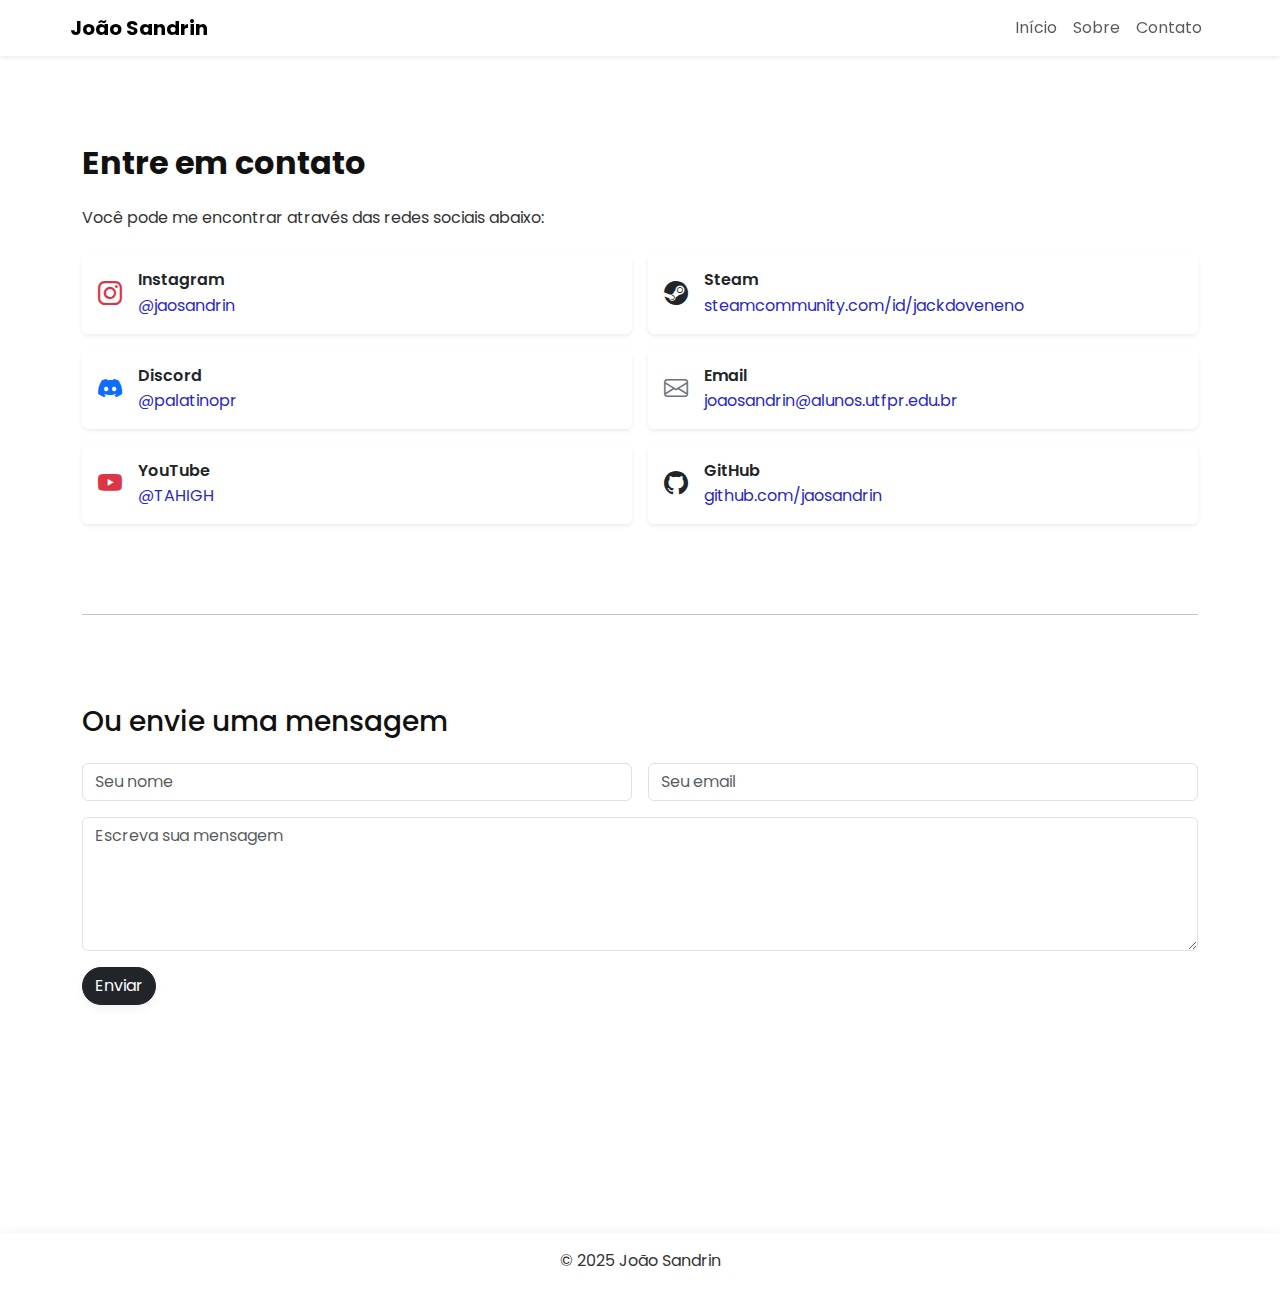
<file: conteudos/contato.html>
<!DOCTYPE html>
<html lang="pt-br">

<head>
  <meta charset="UTF-8">
  <meta name="viewport" content="width=device-width, initial-scale=1.0">
  <title>João Sandrin | Contato</title>
  <link href="https://fonts.googleapis.com/css2?family=Poppins:wght@300;500;700&display=swap" rel="stylesheet">
  <link href="https://cdn.jsdelivr.net/npm/bootstrap@5.3.0/dist/css/bootstrap.min.css" rel="stylesheet">
  <link href="https://cdn.jsdelivr.net/npm/bootstrap-icons@1.10.5/font/bootstrap-icons.css" rel="stylesheet">
  <link rel="stylesheet" href="../style.css">
</head>

<body>
  <header class="fixed-top bg-white shadow-sm">
    <nav class="navbar navbar-expand-lg container">
      <a class="navbar-brand fw-bold" href="../index.html">João Sandrin</a>
      <button class="navbar-toggler" type="button" data-bs-toggle="collapse" data-bs-target="#navLinks">
        <span class="navbar-toggler-icon"></span>
      </button>
      <div class="collapse navbar-collapse justify-content-end" id="navLinks">
        <ul class="navbar-nav">
          <li class="nav-item"><a class="nav-link" href="../index.html">Início</a></li>
          <li class="nav-item"><a class="nav-link" href="sobre.html">Sobre</a></li>
          <li class="nav-item"><a class="nav-link" href="contato.html">Contato</a></li>
        </ul>
      </div>
    </nav>
  </header>

  <main class="container py-5 mt-5">
    <div class="mt-5">
      <h2>Entre em contato</h2>
      <p class="mb-4">Você pode me encontrar através das redes sociais abaixo:</p>

      <div class="row row-cols-1 row-cols-md-2 g-3">
        <!-- Instagram -->
        <div class="col">
          <div class="card shadow-sm border-0 h-100">
            <div class="card-body d-flex align-items-center">
              <i class="bi bi-instagram fs-4 me-3 text-danger"></i>
              <div>
                <h6 class="mb-1">Instagram</h6>
                <a href="https://instagram.com/jaosandrin" target="_blank">@jaosandrin</a>
              </div>
            </div>
          </div>
        </div>

        <!-- Steam -->
        <div class="col">
          <div class="card shadow-sm border-0 h-100">
            <div class="card-body d-flex align-items-center">
              <i class="bi bi-steam fs-4 me-3 text-dark"></i>
              <div>
                <h6 class="mb-1">Steam</h6>
                <a href="https://steamcommunity.com/id/jackdoveneno"
                  target="_blank">steamcommunity.com/id/jackdoveneno</a>
              </div>
            </div>
          </div>
        </div>

        <!-- Discord -->
        <div class="col">
          <div class="card shadow-sm border-0 h-100">
            <div class="card-body d-flex align-items-center">
              <i class="bi bi-discord fs-4 me-3 text-primary"></i>
              <div>
                <h6 class="mb-1">Discord</h6>
                <a href="https://discord.com/invite/vfxbbpT6" target="_blank">@palatinopr</a>
              </div>
            </div>
          </div>
        </div>

        <!-- Email -->
        <div class="col">
          <div class="card shadow-sm border-0 h-100">
            <div class="card-body d-flex align-items-center">
              <i class="bi bi-envelope fs-4 me-3 text-secondary"></i>
              <div>
                <h6 class="mb-1">Email</h6>
                <a href="mailto:joaosandrin@alunos.utfpr.edu.br">joaosandrin@alunos.utfpr.edu.br</a>
              </div>
            </div>
          </div>
        </div>

        <!-- YouTube -->
        <div class="col">
          <div class="card shadow-sm border-0 h-100">
            <div class="card-body d-flex align-items-center">
              <i class="bi bi-youtube fs-4 me-3 text-danger"></i>
              <div>
                <h6 class="mb-1">YouTube</h6>
                <a href="https://youtube.com/@prodtahigh" target="_blank">@TAHIGH</a>
              </div>
            </div>
          </div>
        </div>

        <!-- GitHub -->
        <div class="col">
          <div class="card shadow-sm border-0 h-100">
            <div class="card-body d-flex align-items-center">
              <i class="bi bi-github fs-4 me-3 text-dark"></i>
              <div>
                <h6 class="mb-1">GitHub</h6>
                <a href="https://github.com/jaosandrin" target="_blank">github.com/jaosandrin</a>
              </div>
            </div>
          </div>
        </div>
      </div>

      <hr style="margin-top: 10vh; margin-bottom: 10vh;">

      <h3>Ou envie uma mensagem</h3>
      <form>
        <div class="row g-3">
          <div class="col-md-6">
            <input type="text" class="form-control" placeholder="Seu nome" required>
          </div>
          <div class="col-md-6">
            <input type="email" class="form-control" placeholder="Seu email" required>
          </div>
          <div class="col-12">
            <textarea class="form-control" rows="5" placeholder="Escreva sua mensagem" required></textarea>
          </div>
          <div class="col-12">
            <button type="submit" class="btn btn-dark">Enviar</button>
          </div>
        </div>
      </form>
    </div>
  </main>

  <footer class="text-center py-3" style="margin-top: 20vh">
    <p class="mb-0">&copy; 2025 João Sandrin</p>
  </footer>

  <script src="https://cdn.jsdelivr.net/npm/bootstrap@5.3.0/dist/js/bootstrap.bundle.min.js"></script>
</body>

</html>
</file>
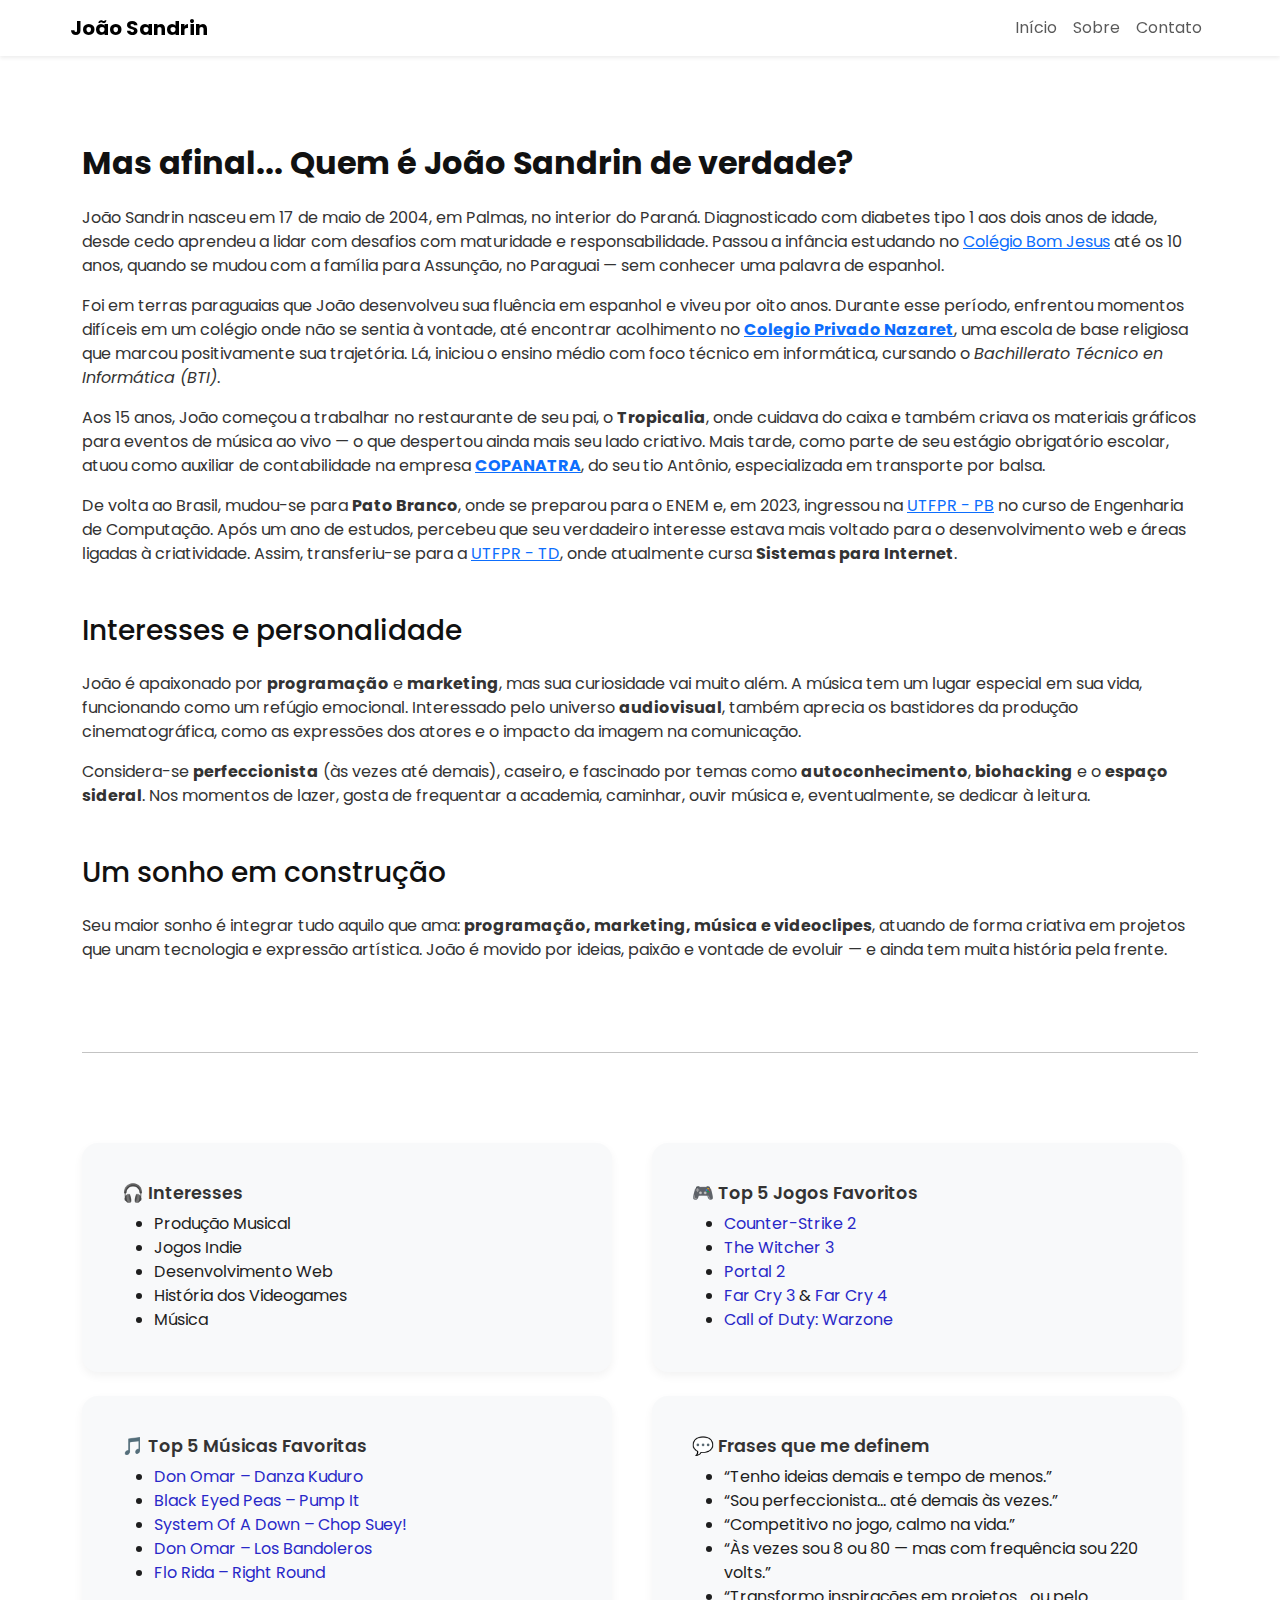
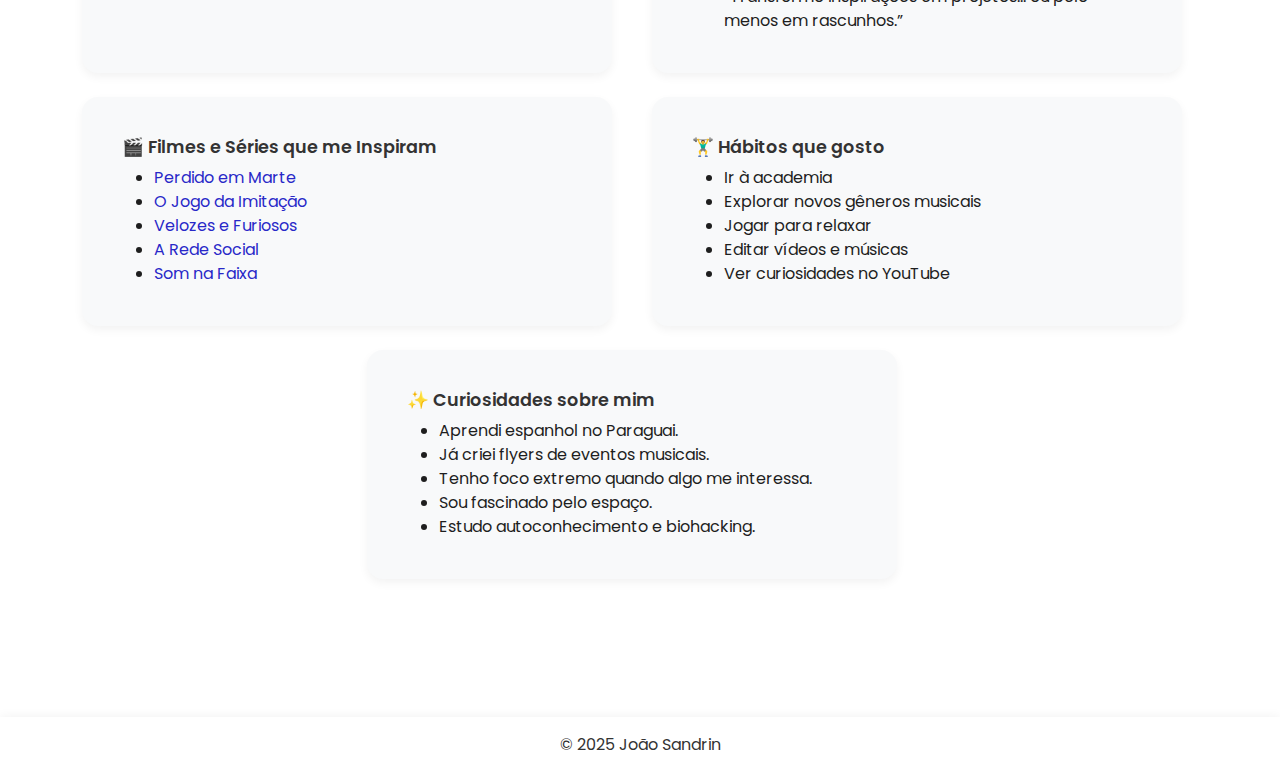
<file: conteudos/sobre.html>
<!DOCTYPE html>
<html lang="pt-br">

<head>
  <meta charset="UTF-8">
  <meta name="viewport" content="width=device-width, initial-scale=1.0">
  <title>João Sandrin | Sobre</title>
  <link href="https://fonts.googleapis.com/css2?family=Poppins:wght@300;500;700&display=swap" rel="stylesheet">
  <link href="https://cdn.jsdelivr.net/npm/bootstrap@5.3.0/dist/css/bootstrap.min.css" rel="stylesheet">
  <link href="https://cdn.jsdelivr.net/npm/bootstrap-icons@1.10.5/font/bootstrap-icons.css" rel="stylesheet">
  <link rel="stylesheet" href="../style.css">
</head>

<body>
  <header class="fixed-top bg-white shadow-sm">
    <nav class="navbar navbar-expand-lg container">
      <a class="navbar-brand fw-bold" href="../index.html">João Sandrin</a>
      <button class="navbar-toggler" type="button" data-bs-toggle="collapse" data-bs-target="#navLinks">
        <span class="navbar-toggler-icon"></span>
      </button>
      <div class="collapse navbar-collapse justify-content-end" id="navLinks">
        <ul class="navbar-nav">
          <li class="nav-item"><a class="nav-link" href="../index.html">Início</a></li>
          <li class="nav-item"><a class="nav-link" href="sobre.html">Sobre</a></li>
          <li class="nav-item"><a class="nav-link" href="contato.html">Contato</a></li>
        </ul>
      </div>
    </nav>
  </header>

  <main class="container py-5 mt-5">
    <h2 class="mt-5">Mas afinal... Quem é João Sandrin de verdade?</h2>
    <p>João Sandrin nasceu em 17 de maio de 2004, em Palmas, no interior do Paraná. Diagnosticado com diabetes tipo 1
      aos dois anos de idade, desde cedo aprendeu a lidar com desafios com maturidade e responsabilidade. Passou a
      infância estudando no <a href="https://www.facebook.com/colegiobomjesuspalmas" target="_blank">Colégio Bom
        Jesus</a> até os 10 anos,
      quando se mudou com a família para Assunção, no Paraguai — sem conhecer uma palavra de espanhol.</p>

    <p>Foi em terras paraguaias que João desenvolveu sua fluência em espanhol e viveu por oito anos. Durante esse
      período, enfrentou momentos difíceis em um colégio onde não se sentia à vontade, até encontrar acolhimento no <a
        href="https://nazaretlambare.edu.py/" target="_blank"><b>Colegio Privado Nazaret</b></a>, uma escola de base
      religiosa que marcou positivamente sua trajetória. Lá, iniciou o ensino médio com foco técnico em informática,
      cursando o <i>Bachillerato Técnico en Informática (BTI)</i>.</p>

    <p>Aos 15 anos, João começou a trabalhar no restaurante de seu pai, o <b>Tropicalia</b>, onde cuidava do caixa e
      também criava os materiais gráficos para eventos de música ao vivo — o que despertou ainda mais seu lado criativo.
      Mais tarde, como parte de seu estágio obrigatório escolar, atuou como auxiliar de contabilidade na empresa <b><a
          href="https://www.facebook.com/copanatra" target="_blank">COPANATRA</a></b>, do seu tio Antônio,
      especializada em transporte por balsa.</p>

    <p>De volta ao Brasil, mudou-se para <b>Pato Branco</b>, onde se preparou para o ENEM e, em 2023, ingressou na <a
        href="https://www.utfpr.edu.br/campus/patobranco" target="_blank">UTFPR - PB</a> no curso de Engenharia de
      Computação. Após um ano de estudos, percebeu que seu verdadeiro interesse estava mais voltado para o
      desenvolvimento web e áreas ligadas à criatividade. Assim, transferiu-se para a <a
        href="https://www.utfpr.edu.br/campus/toledo" target="_blank">UTFPR - TD</a>, onde atualmente cursa
      <b>Sistemas para Internet</b>.
    </p>

    <h3>Interesses e personalidade</h3>
    <p>João é apaixonado por <b>programação</b> e <b>marketing</b>, mas sua curiosidade vai muito além. A música tem um
      lugar especial em sua vida, funcionando como um refúgio emocional. Interessado pelo universo <b>audiovisual</b>,
      também aprecia os bastidores da produção cinematográfica, como as expressões dos atores e o impacto da imagem na
      comunicação.</p>

    <p>Considera-se <b>perfeccionista</b> (às vezes até demais), caseiro, e fascinado por temas como
      <b>autoconhecimento</b>, <b>biohacking</b> e o <b>espaço sideral</b>. Nos momentos de lazer, gosta de frequentar a
      academia, caminhar, ouvir música e, eventualmente, se dedicar à leitura.
    </p>

    <h3>Um sonho em construção</h3>
    <p>Seu maior sonho é integrar tudo aquilo que ama: <b>programação, marketing, música e videoclipes</b>, atuando de
      forma criativa em projetos que unam tecnologia e expressão artística. João é movido por ideias, paixão e vontade
      de evoluir — e ainda tem muita história pela frente.</p>

    <hr style="margin-top: 10vh; margin-bottom: 10vh;">

    <div class="row row-cols-1 row-cols-md-2 g-4">
      <!-- Interesses -->
      <div class="col d-flex">
        <div class="card scroll-card border-0 flex-fill h-100">
          <div class="card-body d-flex flex-column">
            <h5 class="card-title">🎧 Interesses</h5>
            <ul class="mb-0 flex-grow-1">
              <li>Produção Musical</li>
              <li>Jogos Indie</li>
              <li>Desenvolvimento Web</li>
              <li>História dos Videogames</li>
              <li>Música</li>
            </ul>
          </div>
        </div>
      </div>

      <!-- Top 5 Jogos -->
      <div class="col d-flex">
        <div class="card scroll-card border-0 flex-fill h-100">
          <div class="card-body d-flex flex-column">
            <h5 class="card-title">🎮 Top 5 Jogos Favoritos</h5>
            <ul class="mb-0 flex-grow-1">
              <li><a href="https://store.steampowered.com/app/730/CounterStrike_2/" target="_blank">Counter-Strike 2</a>
              </li>
              <li><a href="https://www.thewitcher.com/witcher3" target="_blank">The Witcher 3</a></li>
              <li><a href="https://store.steampowered.com/app/620/Portal_2/" target="_blank">Portal 2</a></li>
              <li><a href="https://www.ubisoft.com/pt-br/game/far-cry/far-cry-3" target="_blank">Far Cry 3</a> & <a
                  href="https://www.ubisoft.com/pt-br/game/far-cry/far-cry-4" target="_blank">Far Cry 4</a></li>
              <li><a href="https://www.callofduty.com/br/warzone" target="_blank">Call of Duty: Warzone</a></li>
              </ol>
          </div>
        </div>
      </div>

      <!-- Top Músicas -->
      <div class="col d-flex">
        <div class="card scroll-card border-0 flex-fill h-100">
          <div class="card-body d-flex flex-column">
            <h5 class="card-title">🎵 Top 5 Músicas Favoritas</h5>
            <ul class="mb-0 flex-grow-1">
              <li><a href="https://www.youtube.com/watch?v=7zp1TbLFPp8" target="_blank">Don Omar – Danza Kuduro</a></li>
              <li><a href="https://www.youtube.com/watch?v=ZaI2IlHwmgQ" target="_blank">Black Eyed Peas – Pump It</a>
              </li>
              <li><a href="https://www.youtube.com/watch?v=CSvFpBOe8eY" target="_blank">System Of A Down – Chop
                  Suey!</a></li>
              <li><a href="https://www.youtube.com/watch?v=HjROFCHo_ng" target="_blank">Don Omar – Los Bandoleros</a>
              </li>
              <li><a href="https://www.youtube.com/watch?v=CcCw1ggftuQ" target="_blank">Flo Rida – Right Round</a></li>
              </ol>
          </div>
        </div>
      </div>

      <!-- Frases -->
      <div class="col d-flex">
        <div class="card scroll-card border-0 flex-fill h-100">
          <div class="card-body d-flex flex-column">
            <h5 class="card-title">💬 Frases que me definem</h5>
            <ul class="mb-0 flex-grow-1">
              <li>“Tenho ideias demais e tempo de menos.”</li>
              <li>“Sou perfeccionista... até demais às vezes.”</li>
              <li>“Competitivo no jogo, calmo na vida.”</li>
              <li>“Às vezes sou 8 ou 80 — mas com frequência sou 220 volts.”</li>
              <li>“Transformo inspirações em projetos... ou pelo menos em rascunhos.”</li>
            </ul>
          </div>
        </div>
      </div>

      <!-- Filmes -->
      <div class="col d-flex">
        <div class="card scroll-card border-0 flex-fill h-100">
          <div class="card-body d-flex flex-column">
            <h5 class="card-title">🎬 Filmes e Séries que me Inspiram</h5>
            <ul class="mb-0 flex-grow-1">
              <li><a href="https://www.imdb.com/title/tt3659388/" target="_blank">Perdido em Marte</a></li>
              <li><a href="https://www.imdb.com/title/tt2084970/" target="_blank">O Jogo da Imitação</a></li>
              <li><a href="https://www.imdb.com/title/tt1013752/" target="_blank">Velozes e Furiosos</a></li>
              <li><a href="https://www.imdb.com/title/tt1285016/" target="_blank">A Rede Social</a></li>
              <li><a href="https://www.imdb.com/title/tt11564258/" target="_blank">Som na Faixa</a></li>
            </ul>
          </div>
        </div>
      </div>

      <!-- Hábitos -->
      <div class="col d-flex">
        <div class="card scroll-card border-0 flex-fill h-100">
          <div class="card-body d-flex flex-column">
            <h5 class="card-title">🏋️‍♂️ Hábitos que gosto</h5>
            <ul class="mb-0 flex-grow-1">
              <li>Ir à academia</li>
              <li>Explorar novos gêneros musicais</li>
              <li>Jogar para relaxar</li>
              <li>Editar vídeos e músicas</li>
              <li>Ver curiosidades no YouTube</li>
            </ul>
          </div>
        </div>
      </div>

      <!-- Curiosidades -->
      <div class="col d-flex mx-auto">
        <div class="card scroll-card border-0 flex-fill h-100">
          <div class="card-body d-flex flex-column">
            <h5 class="card-title">✨ Curiosidades sobre mim</h5>
            <ul class="mb-0 flex-grow-1">
              <li>Aprendi espanhol no Paraguai.</li>
              <li>Já criei flyers de eventos musicais.</li>
              <li>Tenho foco extremo quando algo me interessa.</li>
              <li>Sou fascinado pelo espaço.</li>
              <li>Estudo autoconhecimento e biohacking.</li>
            </ul>
          </div>
        </div>
      </div>
    </div>
  </main>


  <footer class="text-center py-3" style="margin-top: 10vh">
    <p class="mb-0">&copy; 2025 João Sandrin</p>
  </footer>

  <script src="https://cdn.jsdelivr.net/npm/bootstrap@5.3.0/dist/js/bootstrap.bundle.min.js"></script>
</body>

</html>
</file>
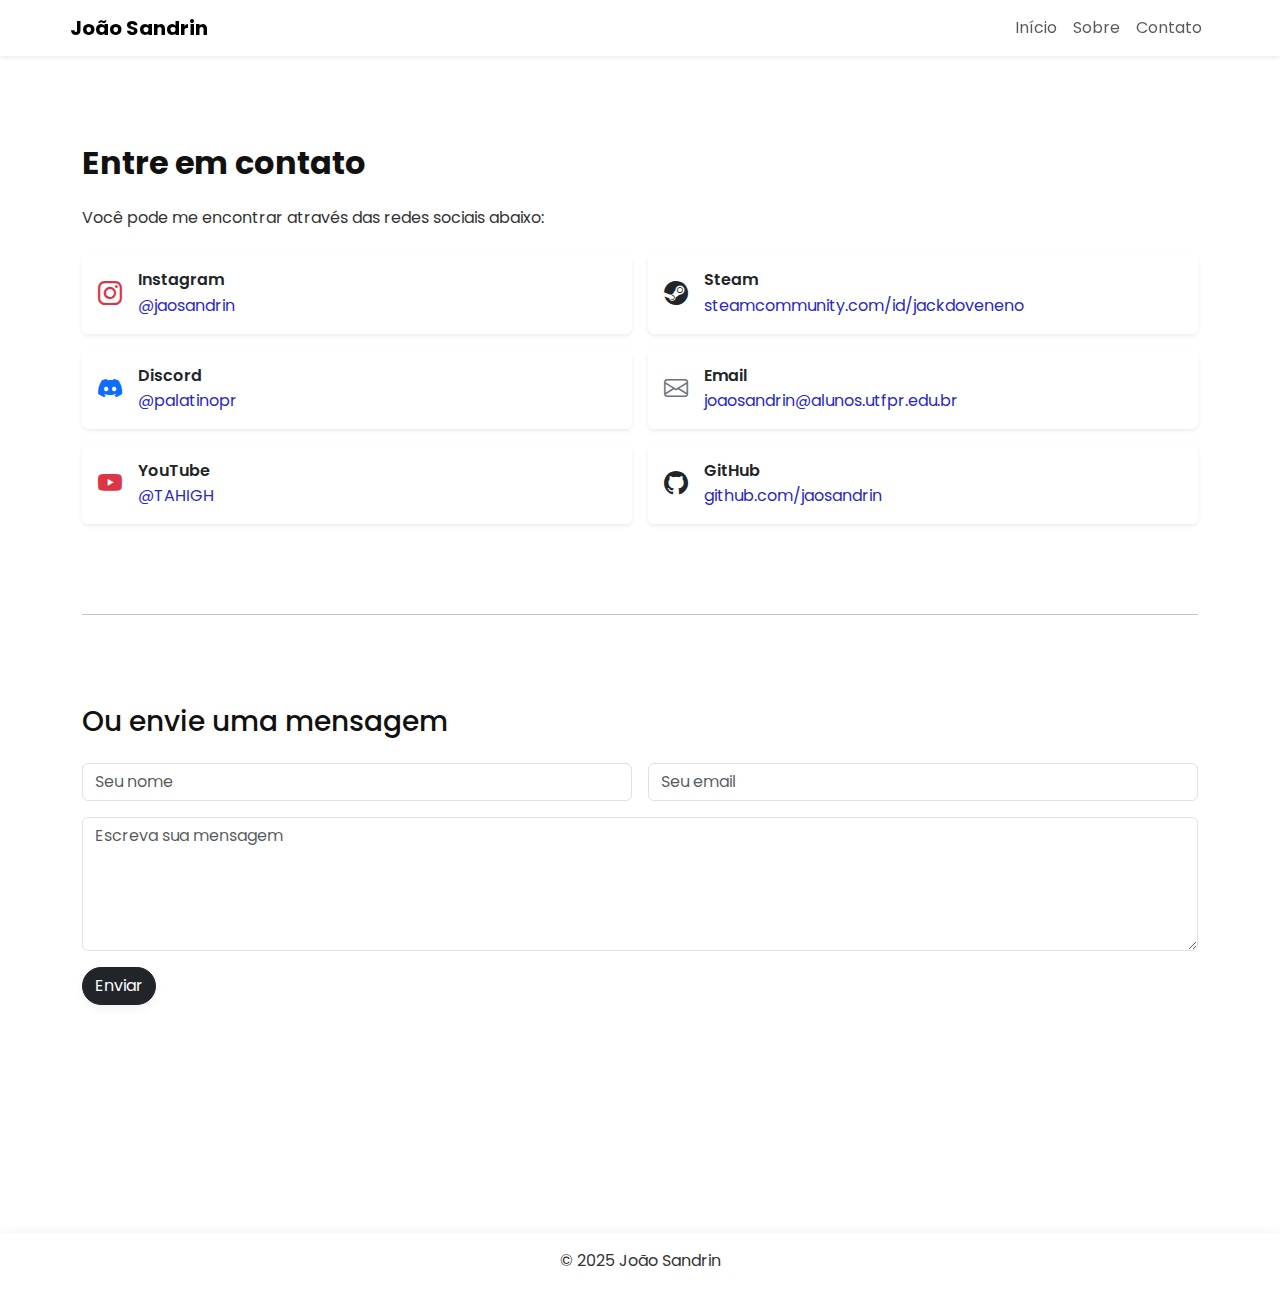
<file: Site-Pessoal-main/conteudos/contato.html>
<!DOCTYPE html>
<html lang="pt-br">

<head>
  <meta charset="UTF-8">
  <meta name="viewport" content="width=device-width, initial-scale=1.0">
  <title>João Sandrin | Contato</title>
  <link href="https://fonts.googleapis.com/css2?family=Poppins:wght@300;500;700&display=swap" rel="stylesheet">
  <link href="https://cdn.jsdelivr.net/npm/bootstrap@5.3.0/dist/css/bootstrap.min.css" rel="stylesheet">
  <link href="https://cdn.jsdelivr.net/npm/bootstrap-icons@1.10.5/font/bootstrap-icons.css" rel="stylesheet">
  <link rel="stylesheet" href="../style.css">
</head>

<body>
  <header class="fixed-top bg-white shadow-sm">
    <nav class="navbar navbar-expand-lg container">
      <a class="navbar-brand fw-bold" href="../index.html">João Sandrin</a>
      <button class="navbar-toggler" type="button" data-bs-toggle="collapse" data-bs-target="#navLinks">
        <span class="navbar-toggler-icon"></span>
      </button>
      <div class="collapse navbar-collapse justify-content-end" id="navLinks">
        <ul class="navbar-nav">
          <li class="nav-item"><a class="nav-link" href="../index.html">Início</a></li>
          <li class="nav-item"><a class="nav-link" href="sobre.html">Sobre</a></li>
          <li class="nav-item"><a class="nav-link" href="contato.html">Contato</a></li>
        </ul>
      </div>
    </nav>
  </header>

  <main class="container py-5 mt-5">
    <div class="mt-5">
      <h2>Entre em contato</h2>
      <p class="mb-4">Você pode me encontrar através das redes sociais abaixo:</p>

      <div class="row row-cols-1 row-cols-md-2 g-3">
        <!-- Instagram -->
        <div class="col">
          <div class="card shadow-sm border-0 h-100">
            <div class="card-body d-flex align-items-center">
              <i class="bi bi-instagram fs-4 me-3 text-danger"></i>
              <div>
                <h6 class="mb-1">Instagram</h6>
                <a href="https://instagram.com/jaosandrin" target="_blank">@jaosandrin</a>
              </div>
            </div>
          </div>
        </div>

        <!-- Steam -->
        <div class="col">
          <div class="card shadow-sm border-0 h-100">
            <div class="card-body d-flex align-items-center">
              <i class="bi bi-steam fs-4 me-3 text-dark"></i>
              <div>
                <h6 class="mb-1">Steam</h6>
                <a href="https://steamcommunity.com/id/jackdoveneno"
                  target="_blank">steamcommunity.com/id/jackdoveneno</a>
              </div>
            </div>
          </div>
        </div>

        <!-- Discord -->
        <div class="col">
          <div class="card shadow-sm border-0 h-100">
            <div class="card-body d-flex align-items-center">
              <i class="bi bi-discord fs-4 me-3 text-primary"></i>
              <div>
                <h6 class="mb-1">Discord</h6>
                <a href="https://discord.com/invite/vfxbbpT6" target="_blank">@palatinopr</a>
              </div>
            </div>
          </div>
        </div>

        <!-- Email -->
        <div class="col">
          <div class="card shadow-sm border-0 h-100">
            <div class="card-body d-flex align-items-center">
              <i class="bi bi-envelope fs-4 me-3 text-secondary"></i>
              <div>
                <h6 class="mb-1">Email</h6>
                <a href="mailto:joaosandrin@alunos.utfpr.edu.br">joaosandrin@alunos.utfpr.edu.br</a>
              </div>
            </div>
          </div>
        </div>

        <!-- YouTube -->
        <div class="col">
          <div class="card shadow-sm border-0 h-100">
            <div class="card-body d-flex align-items-center">
              <i class="bi bi-youtube fs-4 me-3 text-danger"></i>
              <div>
                <h6 class="mb-1">YouTube</h6>
                <a href="https://youtube.com/@prodtahigh" target="_blank">@TAHIGH</a>
              </div>
            </div>
          </div>
        </div>

        <!-- GitHub -->
        <div class="col">
          <div class="card shadow-sm border-0 h-100">
            <div class="card-body d-flex align-items-center">
              <i class="bi bi-github fs-4 me-3 text-dark"></i>
              <div>
                <h6 class="mb-1">GitHub</h6>
                <a href="https://github.com/jaosandrin" target="_blank">github.com/jaosandrin</a>
              </div>
            </div>
          </div>
        </div>
      </div>

      <hr style="margin-top: 10vh; margin-bottom: 10vh;">

      <h3>Ou envie uma mensagem</h3>
      <form action="https://formsubmit.co/joaosandrin@alunos.utfpr.edu.br" method="POST">
        <div class="row g-3">
          <div class="col-md-6">
            <input type="text" class="form-control" placeholder="Seu nome" required>
          </div>
          <div class="col-md-6">
            <input type="email" class="form-control" placeholder="Seu email" required>
          </div>
          <div class="col-12">
            <textarea class="form-control" rows="5" placeholder="Escreva sua mensagem" required></textarea>
          </div>
          <div class="col-12">
            <button type="submit" class="btn btn-dark">Enviar</button>
          </div>
        </div>
      </form>
    </div>
  </main>

  <footer class="text-center py-3" style="margin-top: 20vh">
    <p class="mb-0">&copy; 2025 João Sandrin</p>
  </footer>

  <script src="https://cdn.jsdelivr.net/npm/bootstrap@5.3.0/dist/js/bootstrap.bundle.min.js"></script>
</body>

</html>
</file>
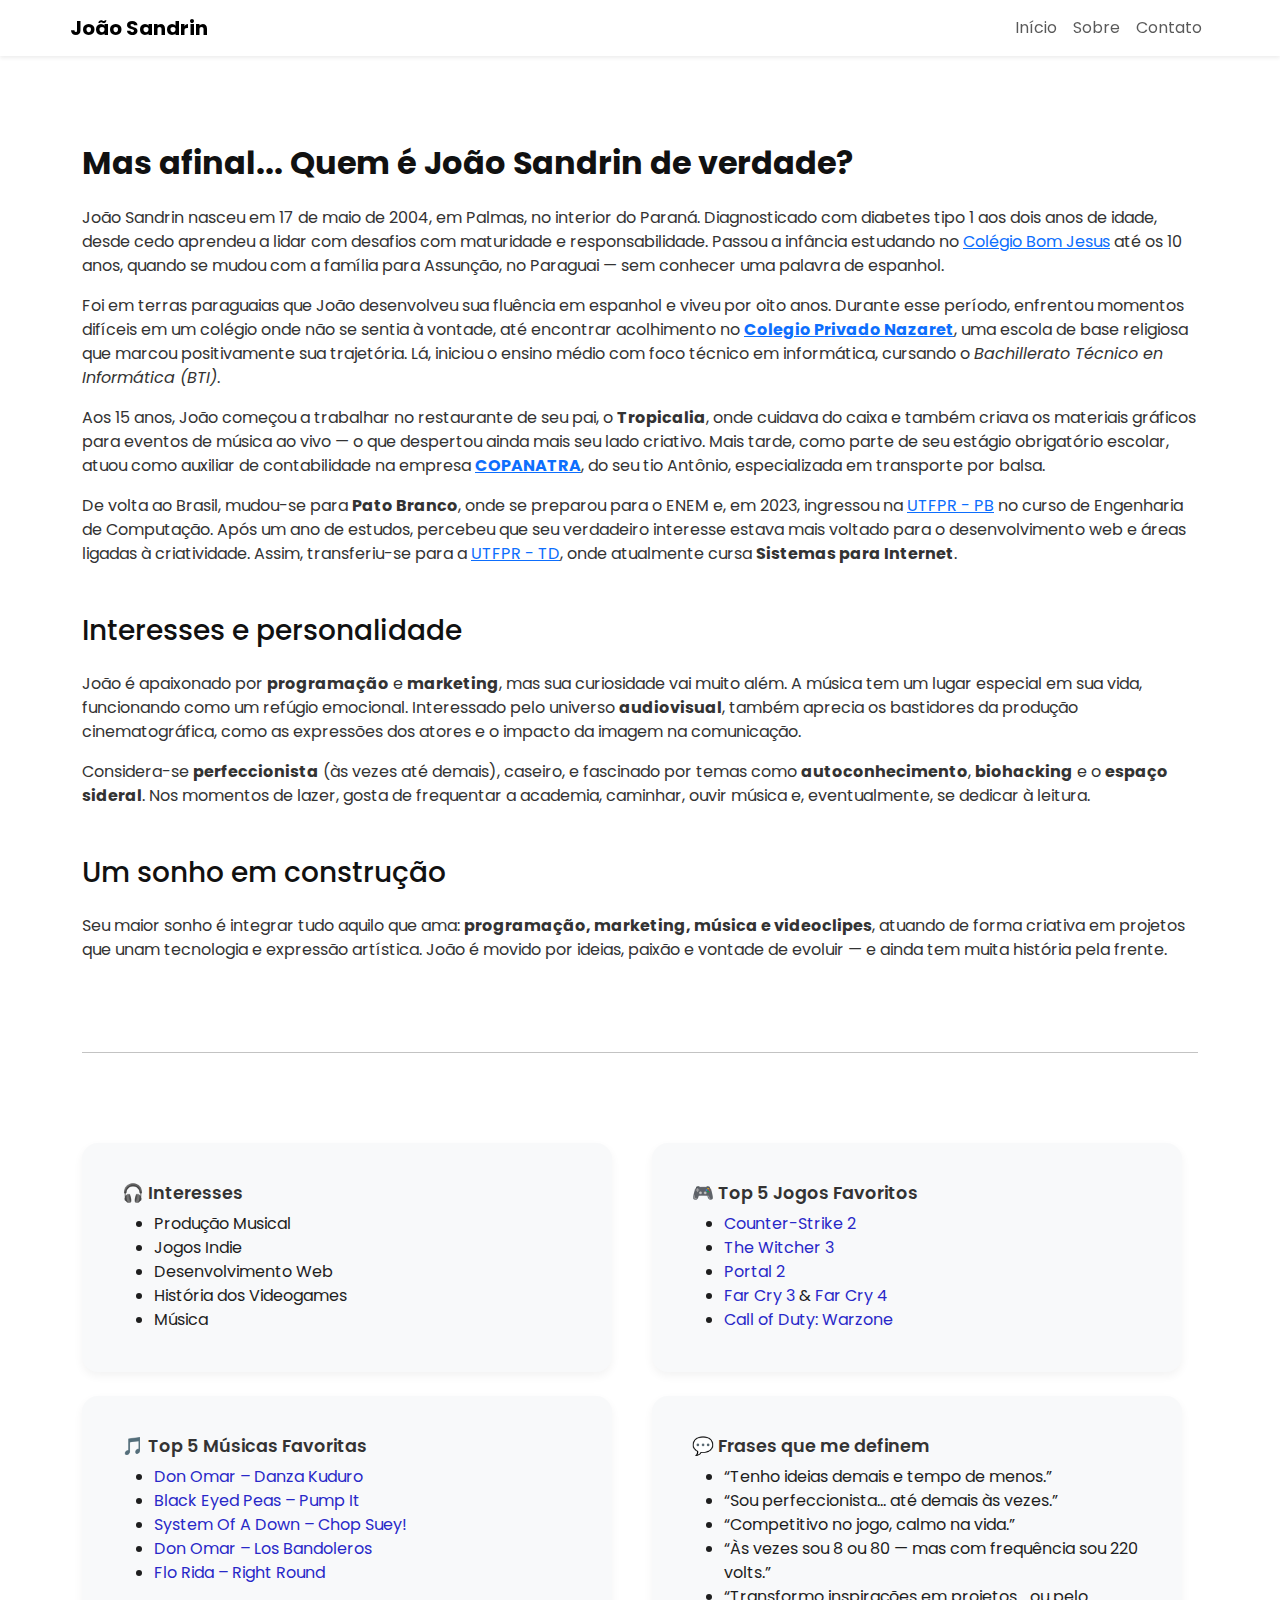
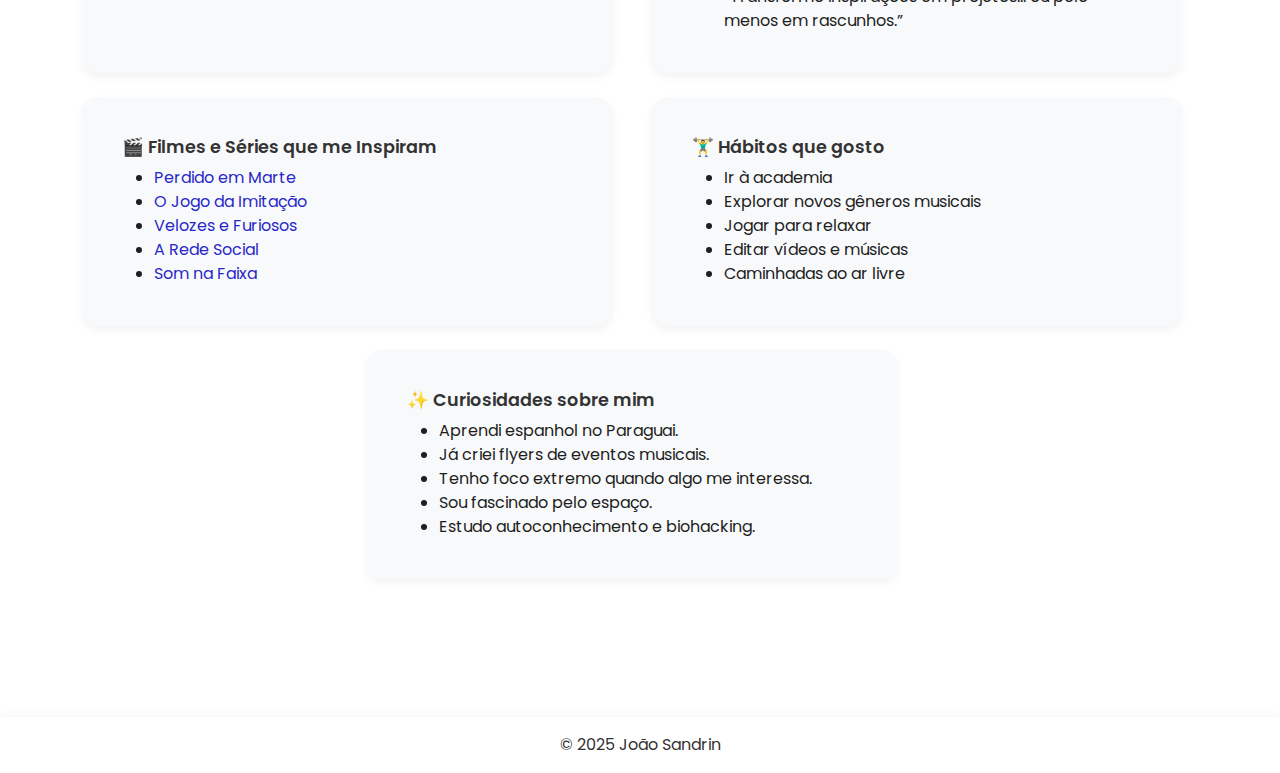
<file: Site-Pessoal-main/conteudos/sobre.html>
<!DOCTYPE html>
<html lang="pt-br">

<head>
  <meta charset="UTF-8">
  <meta name="viewport" content="width=device-width, initial-scale=1.0">
  <title>João Sandrin | Sobre</title>
  <link href="https://fonts.googleapis.com/css2?family=Poppins:wght@300;500;700&display=swap" rel="stylesheet">
  <link href="https://cdn.jsdelivr.net/npm/bootstrap@5.3.0/dist/css/bootstrap.min.css" rel="stylesheet">
  <link href="https://cdn.jsdelivr.net/npm/bootstrap-icons@1.10.5/font/bootstrap-icons.css" rel="stylesheet">
  <link rel="stylesheet" href="../style.css">
</head>

<body>
  <header class="fixed-top bg-white shadow-sm">
    <nav class="navbar navbar-expand-lg container">
      <a class="navbar-brand fw-bold" href="../index.html">João Sandrin</a>
      <button class="navbar-toggler" type="button" data-bs-toggle="collapse" data-bs-target="#navLinks">
        <span class="navbar-toggler-icon"></span>
      </button>
      <div class="collapse navbar-collapse justify-content-end" id="navLinks">
        <ul class="navbar-nav">
          <li class="nav-item"><a class="nav-link" href="../index.html">Início</a></li>
          <li class="nav-item"><a class="nav-link" href="sobre.html">Sobre</a></li>
          <li class="nav-item"><a class="nav-link" href="contato.html">Contato</a></li>
        </ul>
      </div>
    </nav>
  </header>

  <main class="container py-5 mt-5">
    <h2 class="mt-5">Mas afinal... Quem é João Sandrin de verdade?</h2>
    <p>João Sandrin nasceu em 17 de maio de 2004, em Palmas, no interior do Paraná. Diagnosticado com diabetes tipo 1
      aos dois anos de idade, desde cedo aprendeu a lidar com desafios com maturidade e responsabilidade. Passou a
      infância estudando no <a href="https://www.facebook.com/colegiobomjesuspalmas" target="_blank">Colégio Bom
        Jesus</a> até os 10 anos,
      quando se mudou com a família para Assunção, no Paraguai — sem conhecer uma palavra de espanhol.</p>

    <p>Foi em terras paraguaias que João desenvolveu sua fluência em espanhol e viveu por oito anos. Durante esse
      período, enfrentou momentos difíceis em um colégio onde não se sentia à vontade, até encontrar acolhimento no <a
        href="https://nazaretlambare.edu.py/" target="_blank"><b>Colegio Privado Nazaret</b></a>, uma escola de base
      religiosa que marcou positivamente sua trajetória. Lá, iniciou o ensino médio com foco técnico em informática,
      cursando o <i>Bachillerato Técnico en Informática (BTI)</i>.</p>

    <p>Aos 15 anos, João começou a trabalhar no restaurante de seu pai, o <b>Tropicalia</b>, onde cuidava do caixa e
      também criava os materiais gráficos para eventos de música ao vivo — o que despertou ainda mais seu lado criativo.
      Mais tarde, como parte de seu estágio obrigatório escolar, atuou como auxiliar de contabilidade na empresa <b><a
          href="https://www.facebook.com/copanatra" target="_blank">COPANATRA</a></b>, do seu tio Antônio,
      especializada em transporte por balsa.</p>

    <p>De volta ao Brasil, mudou-se para <b>Pato Branco</b>, onde se preparou para o ENEM e, em 2023, ingressou na <a
        href="https://www.utfpr.edu.br/campus/patobranco" target="_blank">UTFPR - PB</a> no curso de Engenharia de
      Computação. Após um ano de estudos, percebeu que seu verdadeiro interesse estava mais voltado para o
      desenvolvimento web e áreas ligadas à criatividade. Assim, transferiu-se para a <a
        href="https://www.utfpr.edu.br/campus/toledo" target="_blank">UTFPR - TD</a>, onde atualmente cursa
      <b>Sistemas para Internet</b>.
    </p>

    <h3>Interesses e personalidade</h3>
    <p>João é apaixonado por <b>programação</b> e <b>marketing</b>, mas sua curiosidade vai muito além. A música tem um
      lugar especial em sua vida, funcionando como um refúgio emocional. Interessado pelo universo <b>audiovisual</b>,
      também aprecia os bastidores da produção cinematográfica, como as expressões dos atores e o impacto da imagem na
      comunicação.</p>

    <p>Considera-se <b>perfeccionista</b> (às vezes até demais), caseiro, e fascinado por temas como
      <b>autoconhecimento</b>, <b>biohacking</b> e o <b>espaço sideral</b>. Nos momentos de lazer, gosta de frequentar a
      academia, caminhar, ouvir música e, eventualmente, se dedicar à leitura.
    </p>

    <h3>Um sonho em construção</h3>
    <p>Seu maior sonho é integrar tudo aquilo que ama: <b>programação, marketing, música e videoclipes</b>, atuando de
      forma criativa em projetos que unam tecnologia e expressão artística. João é movido por ideias, paixão e vontade
      de evoluir — e ainda tem muita história pela frente.</p>

    <hr style="margin-top: 10vh; margin-bottom: 10vh;">

    <div class="row row-cols-1 row-cols-md-2 g-4">
      <!-- Interesses -->
      <div class="col d-flex">
        <div class="card scroll-card border-0 flex-fill h-100">
          <div class="card-body d-flex flex-column">
            <h5 class="card-title">🎧 Interesses</h5>
            <ul class="mb-0 flex-grow-1">
              <li>Produção Musical</li>
              <li>Jogos Indie</li>
              <li>Desenvolvimento Web</li>
              <li>História dos Videogames</li>
              <li>Música</li>
            </ul>
          </div>
        </div>
      </div>

      <!-- Top 5 Jogos -->
      <div class="col d-flex">
        <div class="card scroll-card border-0 flex-fill h-100">
          <div class="card-body d-flex flex-column">
            <h5 class="card-title">🎮 Top 5 Jogos Favoritos</h5>
            <ul class="mb-0 flex-grow-1">
              <li><a href="https://store.steampowered.com/app/730/CounterStrike_2/" target="_blank">Counter-Strike 2</a>
              </li>
              <li><a href="https://www.thewitcher.com/witcher3" target="_blank">The Witcher 3</a></li>
              <li><a href="https://store.steampowered.com/app/620/Portal_2/" target="_blank">Portal 2</a></li>
              <li><a href="https://www.ubisoft.com/pt-br/game/far-cry/far-cry-3" target="_blank">Far Cry 3</a> & <a
                  href="https://www.ubisoft.com/pt-br/game/far-cry/far-cry-4" target="_blank">Far Cry 4</a></li>
              <li><a href="https://www.callofduty.com/br/warzone" target="_blank">Call of Duty: Warzone</a></li>
              </ol>
          </div>
        </div>
      </div>

      <!-- Top Músicas -->
      <div class="col d-flex">
        <div class="card scroll-card border-0 flex-fill h-100">
          <div class="card-body d-flex flex-column">
            <h5 class="card-title">🎵 Top 5 Músicas Favoritas</h5>
            <ul class="mb-0 flex-grow-1">
              <li><a href="https://www.youtube.com/watch?v=7zp1TbLFPp8" target="_blank">Don Omar – Danza Kuduro</a></li>
              <li><a href="https://www.youtube.com/watch?v=ZaI2IlHwmgQ" target="_blank">Black Eyed Peas – Pump It</a>
              </li>
              <li><a href="https://www.youtube.com/watch?v=CSvFpBOe8eY" target="_blank">System Of A Down – Chop
                  Suey!</a></li>
              <li><a href="https://www.youtube.com/watch?v=HjROFCHo_ng" target="_blank">Don Omar – Los Bandoleros</a>
              </li>
              <li><a href="https://www.youtube.com/watch?v=CcCw1ggftuQ" target="_blank">Flo Rida – Right Round</a></li>
              </ol>
          </div>
        </div>
      </div>

      <!-- Frases -->
      <div class="col d-flex">
        <div class="card scroll-card border-0 flex-fill h-100">
          <div class="card-body d-flex flex-column">
            <h5 class="card-title">💬 Frases que me definem</h5>
            <ul class="mb-0 flex-grow-1">
              <li>“Tenho ideias demais e tempo de menos.”</li>
              <li>“Sou perfeccionista... até demais às vezes.”</li>
              <li>“Competitivo no jogo, calmo na vida.”</li>
              <li>“Às vezes sou 8 ou 80 — mas com frequência sou 220 volts.”</li>
              <li>“Transformo inspirações em projetos... ou pelo menos em rascunhos.”</li>
            </ul>
          </div>
        </div>
      </div>

      <!-- Filmes -->
      <div class="col d-flex">
        <div class="card scroll-card border-0 flex-fill h-100">
          <div class="card-body d-flex flex-column">
            <h5 class="card-title">🎬 Filmes e Séries que me Inspiram</h5>
            <ul class="mb-0 flex-grow-1">
              <li><a href="https://www.imdb.com/title/tt3659388/" target="_blank">Perdido em Marte</a></li>
              <li><a href="https://www.imdb.com/title/tt2084970/" target="_blank">O Jogo da Imitação</a></li>
              <li><a href="https://www.imdb.com/title/tt1013752/" target="_blank">Velozes e Furiosos</a></li>
              <li><a href="https://www.imdb.com/title/tt1285016/" target="_blank">A Rede Social</a></li>
              <li><a href="https://www.imdb.com/title/tt11564258/" target="_blank">Som na Faixa</a></li>
            </ul>
          </div>
        </div>
      </div>

      <!-- Hábitos -->
      <div class="col d-flex">
        <div class="card scroll-card border-0 flex-fill h-100">
          <div class="card-body d-flex flex-column">
            <h5 class="card-title">🏋️‍♂️ Hábitos que gosto</h5>
            <ul class="mb-0 flex-grow-1">
              <li>Ir à academia</li>
              <li>Explorar novos gêneros musicais</li>
              <li>Jogar para relaxar</li>
              <li>Editar vídeos e músicas</li>
              <li>Caminhadas ao ar livre</li>
            </ul>
          </div>
        </div>
      </div>

      <!-- Curiosidades -->
      <div class="col d-flex mx-auto">
        <div class="card scroll-card border-0 flex-fill h-100">
          <div class="card-body d-flex flex-column">
            <h5 class="card-title">✨ Curiosidades sobre mim</h5>
            <ul class="mb-0 flex-grow-1">
              <li>Aprendi espanhol no Paraguai.</li>
              <li>Já criei flyers de eventos musicais.</li>
              <li>Tenho foco extremo quando algo me interessa.</li>
              <li>Sou fascinado pelo espaço.</li>
              <li>Estudo autoconhecimento e biohacking.</li>
            </ul>
          </div>
        </div>
      </div>
    </div>
  </main>


  <footer class="text-center py-3" style="margin-top: 10vh">
    <p class="mb-0">&copy; 2025 João Sandrin</p>
  </footer>

  <script src="https://cdn.jsdelivr.net/npm/bootstrap@5.3.0/dist/js/bootstrap.bundle.min.js"></script>
</body>

</html>
</file>
<file: style.css>
/* Estilo base */
body {
  font-family: 'Poppins', sans-serif;
  background-color: #ffffff;
  color: #111111;
  display: flex;
  flex-direction: column;
}

html, body{
  height: 100%;
}

main{
  flex: 1;
}

main h2, main h3 {
  margin-top: 3rem;
  margin-bottom: 1.5rem;
}

main ul, main ol {
  margin-bottom: 2rem;
}

.hero {
  padding: 120px 0 60px;
}

h1, h2 {
  font-weight: 700;
}

p, li {
  color: #333333;
}

.btn {
  border-radius: 50px;
  transition: all 0.3s ease;
  box-shadow: 0 4px 10px rgba(0, 0, 0, 0.05);
}

.btn:hover {
  transform: translateY(-2px);
  box-shadow: 0 8px 20px rgba(0, 0, 0, 0.1);
}

footer {
  background-color: #ffffff;
  box-shadow: 0 -1px 10px rgba(0, 0, 0, 0.05); 
}

footer i {
  transition: 0.3s;
  font-size: 1.5rem;
}

footer i:hover {
  color: #000000;
  transform: scale(1.1);
}

.navbar-brand {
  font-weight: 700;
}

.nav-link {
  transition: color 0.2s;
}

.nav-link:hover {
  color: #000;
}

img.rounded-circle {
  box-shadow: 0 4px 12px rgba(0,0,0,0.1);
}

.mt-extra {
  margin-top: 120px;
}

/* BOX'S CONTATO */
.card h6 {
  font-weight: 600;
}

.card a {
  text-decoration: none;
  color: rgb(40, 40, 200)
}

.card a:hover {
  text-decoration: underline;
  color: #ff7b00;
}

/* BOX SOBRE */
.scroll-card {
  display: inline-block;
  vertical-align: top;
  background: #f8f9fa;
  color: #333;
  padding: 1.5rem;
  border-radius: 1rem;
  margin-right: 1rem;
  min-width: 250px;
  max-width: 100%; /* para ser responsivo dentro da coluna */
  scroll-snap-align: start;
  box-shadow: 0 4px 10px rgba(0,0,0,0.05);
  transition: background-color 0.3s ease, transform 0.3s ease, box-shadow 0.3s ease;
  cursor: pointer;
}

.scroll-card:hover {
  background-color: #ffe5b4;
  transform: translateY(-5px);
  box-shadow: 0 8px 20px rgba(0,0,0,0.1);
}

.scroll-card:hover h5 {
  color: #ff7b00;
}

.card-title {
  font-weight: 600;
  font-size: 1.1rem;
}

.card ul li, .card ol li {
  color: rgb(30, 30, 30);
}

.card a {
  color: rgb(40, 40, 200);
  text-decoration: none;
}

.card a:hover {
  text-decoration: underline;
  color: #ff7b00;
}
/*------------------------*/


@media (min-width: 768px) {
  .mt-extra {
    margin-top: 160px;
  }
}

@media (max-width: 768px) {
  .hero h1 {
    font-size: 2.2rem;
  }
  .hero p {
    font-size: 1rem;
  }
}

/* Animações com AOS */
[data-aos] {
  opacity: 0;
  transition-property: opacity, transform;
}

[data-aos].aos-animate {
  opacity: 1;
}
</file>
<file: Site-Pessoal-main/style.css>
/* Estilo base */
body {
  font-family: 'Poppins', sans-serif;
  background-color: #ffffff;
  color: #111111;
  display: flex;
  flex-direction: column;
}

html, body{
  height: 100%;
}

main{
  flex: 1;
}

main h2, main h3 {
  margin-top: 3rem;
  margin-bottom: 1.5rem;
}

main ul, main ol {
  margin-bottom: 2rem;
}

.hero {
  padding: 120px 0 60px;
}

h1, h2 {
  font-weight: 700;
}

p, li {
  color: #333333;
}

.btn {
  border-radius: 50px;
  transition: all 0.3s ease;
  box-shadow: 0 4px 10px rgba(0, 0, 0, 0.05);
}

.btn:hover {
  transform: translateY(-2px);
  box-shadow: 0 8px 20px rgba(0, 0, 0, 0.1);
}

footer {
  background-color: #ffffff;
  box-shadow: 0 -1px 10px rgba(0, 0, 0, 0.05); 
}

footer i {
  transition: 0.3s;
  font-size: 1.5rem;
}

footer i:hover {
  color: #000000;
  transform: scale(1.1);
}

.navbar-brand {
  font-weight: 700;
}

.nav-link {
  transition: color 0.2s;
}

.nav-link:hover {
  color: #000;
}

img.rounded-circle {
  box-shadow: 0 4px 12px rgba(0,0,0,0.1);
}

.mt-extra {
  margin-top: 120px;
}

/* BOX'S CONTATO */
.card h6 {
  font-weight: 600;
}

.card a {
  text-decoration: none;
  color: rgb(40, 40, 200)
}

.card a:hover {
  text-decoration: underline;
  color: #ff7b00;
}

/* BOX SOBRE */
.scroll-card {
  display: inline-block;
  vertical-align: top;
  background: #f8f9fa;
  color: #333;
  padding: 1.5rem;
  border-radius: 1rem;
  margin-right: 1rem;
  min-width: 250px;
  max-width: 100%; /* para ser responsivo dentro da coluna */
  scroll-snap-align: start;
  box-shadow: 0 4px 10px rgba(0,0,0,0.05);
  transition: background-color 0.3s ease, transform 0.3s ease, box-shadow 0.3s ease;
  cursor: pointer;
}

.scroll-card:hover {
  background-color: #ffe5b4;
  transform: translateY(-5px);
  box-shadow: 0 8px 20px rgba(0,0,0,0.1);
}

.scroll-card:hover h5 {
  color: #ff7b00;
}

.card-title {
  font-weight: 600;
  font-size: 1.1rem;
}

.card ul li, .card ol li {
  color: rgb(30, 30, 30);
}

.card a {
  color: rgb(40, 40, 200);
  text-decoration: none;
}

.card a:hover {
  text-decoration: underline;
  color: #ff7b00;
}
/*------------------------*/


@media (min-width: 768px) {
  .mt-extra {
    margin-top: 160px;
  }
}

@media (max-width: 768px) {
  .hero h1 {
    font-size: 2.2rem;
  }
  .hero p {
    font-size: 1rem;
  }
}

/* Animações com AOS */
[data-aos] {
  opacity: 0;
  transition-property: opacity, transform;
}

[data-aos].aos-animate {
  opacity: 1;
}
</file>
